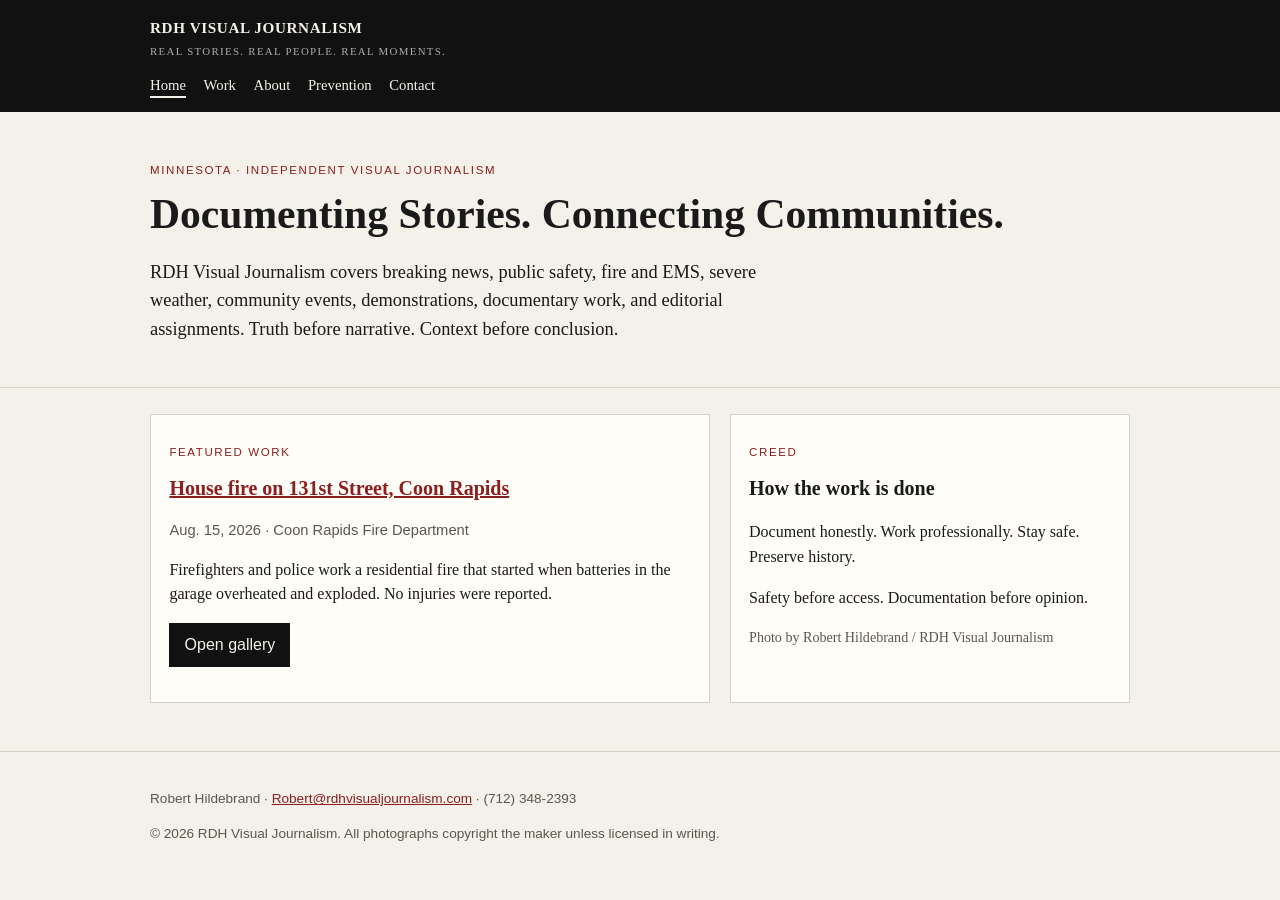
<file: index.html>
<!DOCTYPE html>
<html lang="en">
<head>
  <meta charset="utf-8">
  <meta name="viewport" content="width=device-width, initial-scale=1">
  <title>RDH Visual Journalism — Minnesota visual journalism</title>
  <meta name="description" content="Independent Minnesota visual journalism by Robert Hildebrand. Breaking news, public safety, fire and EMS, weather, community, and documentary work.">
  <link rel="stylesheet" href="css/site.css">
</head>
<body>
  <header class="site">
    <div class="wrap">
      <a class="brand" href="index.html">RDH Visual Journalism<span>Real Stories. Real People. Real Moments.</span></a>
      <nav aria-label="Main">
        <a href="index.html" aria-current="page">Home</a>
        <a href="work/index.html">Work</a>
        <a href="about.html">About</a>
        <a href="prevention.html">Prevention</a>
        <a href="contact.html">Contact</a>
      </nav>
    </div>
  </header>
  <section class="hero">
    <div class="wrap">
      <p class="kicker">Minnesota · Independent visual journalism</p>
      <h1>Documenting Stories. Connecting Communities.</h1>
      <p class="lede">RDH Visual Journalism covers breaking news, public safety, fire and EMS, severe weather, community events, demonstrations, documentary work, and editorial assignments. Truth before narrative. Context before conclusion.</p>
    </div>
  </section>
  <main class="wrap grid two">
    <article class="card">
      <p class="kicker">Featured work</p>
      <h2><a href="work/coon-rapids-131st-fire.html">House fire on 131st Street, Coon Rapids</a></h2>
      <p class="meta">Aug. 15, 2026 · Coon Rapids Fire Department</p>
      <p>Firefighters and police work a residential fire that started when batteries in the garage overheated and exploded. No injuries were reported.</p>
      <p><a class="btn" href="work/coon-rapids-131st-fire.html">Open gallery</a></p>
    </article>
    <aside class="card">
      <p class="kicker">Creed</p>
      <h2>How the work is done</h2>
      <p>Document honestly. Work professionally. Stay safe. Preserve history.</p>
      <p>Safety before access. Documentation before opinion.</p>
      <p class="note">Photo by Robert Hildebrand / RDH Visual Journalism</p>
    </aside>
  </main>
  <footer class="site">
    <div class="wrap">
      <p>Robert Hildebrand · <a href="mailto:Robert@rdhvisualjournalism.com">Robert@rdhvisualjournalism.com</a> · (712) 348-2393</p>
      <p>© 2026 RDH Visual Journalism. All photographs copyright the maker unless licensed in writing.</p>
    </div>
  </footer>
</body>
</html>
</file>
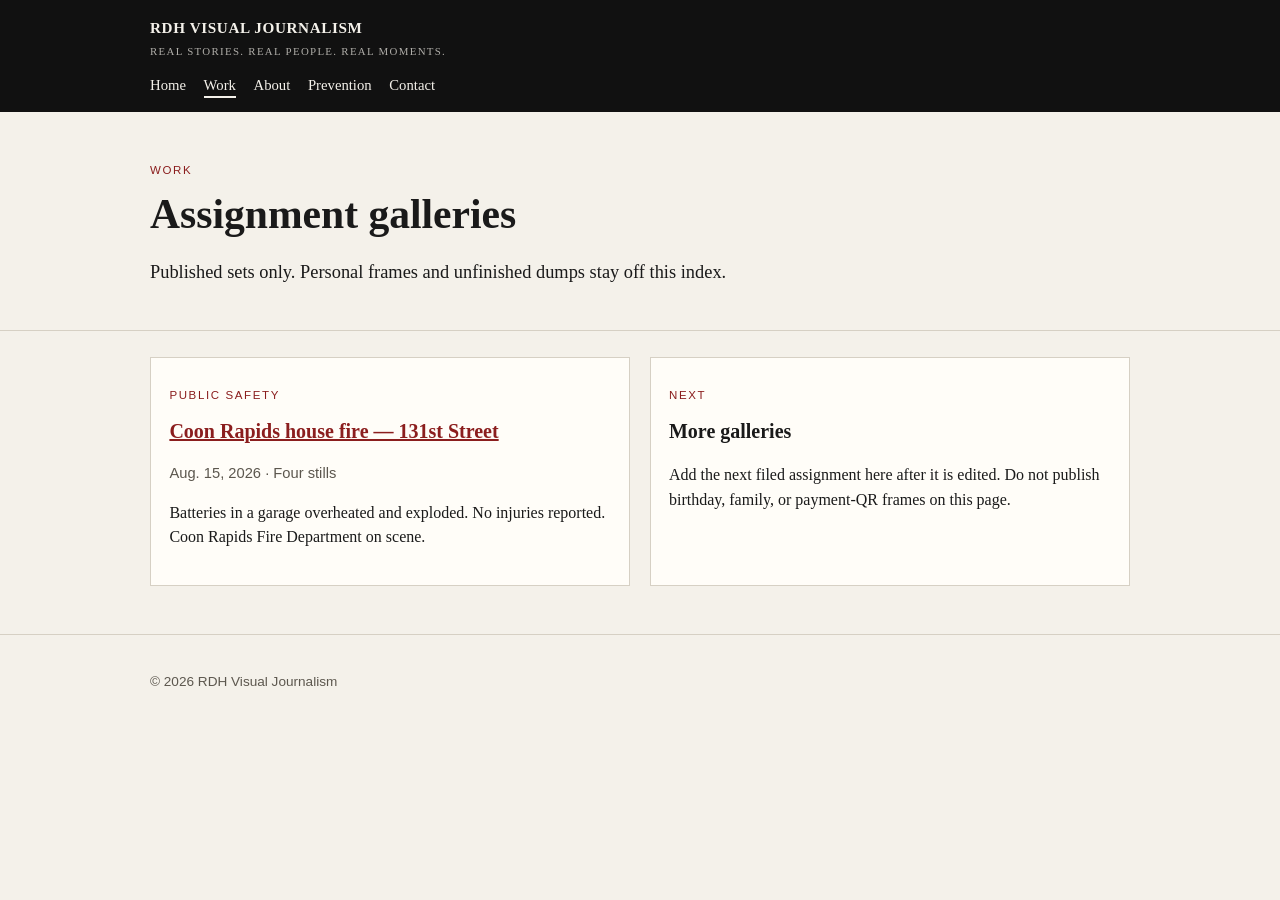
<file: work/index.html>
<!DOCTYPE html>
<html lang="en">
<head>
  <meta charset="utf-8">
  <meta name="viewport" content="width=device-width, initial-scale=1">
  <title>Work — RDH Visual Journalism</title>
  <meta name="description" content="Assignment galleries from RDH Visual Journalism.">
  <link rel="stylesheet" href="../css/site.css">
</head>
<body>
  <header class="site">
    <div class="wrap">
      <a class="brand" href="../index.html">RDH Visual Journalism<span>Real Stories. Real People. Real Moments.</span></a>
      <nav aria-label="Main">
        <a href="../index.html">Home</a>
        <a href="index.html" aria-current="page">Work</a>
        <a href="../about.html">About</a>
        <a href="../prevention.html">Prevention</a>
        <a href="../contact.html">Contact</a>
      </nav>
    </div>
  </header>
  <section class="hero">
    <div class="wrap">
      <p class="kicker">Work</p>
      <h1>Assignment galleries</h1>
      <p class="lede">Published sets only. Personal frames and unfinished dumps stay off this index.</p>
    </div>
  </section>
  <main class="wrap grid cards">
    <article class="card">
      <p class="kicker">Public safety</p>
      <h2><a href="coon-rapids-131st-fire.html">Coon Rapids house fire — 131st Street</a></h2>
      <p class="meta">Aug. 15, 2026 · Four stills</p>
      <p>Batteries in a garage overheated and exploded. No injuries reported. Coon Rapids Fire Department on scene.</p>
    </article>
    <article class="card">
      <p class="kicker">Next</p>
      <h2>More galleries</h2>
      <p>Add the next filed assignment here after it is edited. Do not publish birthday, family, or payment-QR frames on this page.</p>
    </article>
  </main>
  <footer class="site">
    <div class="wrap"><p>© 2026 RDH Visual Journalism</p></div>
  </footer>
</body>
</html>
</file>
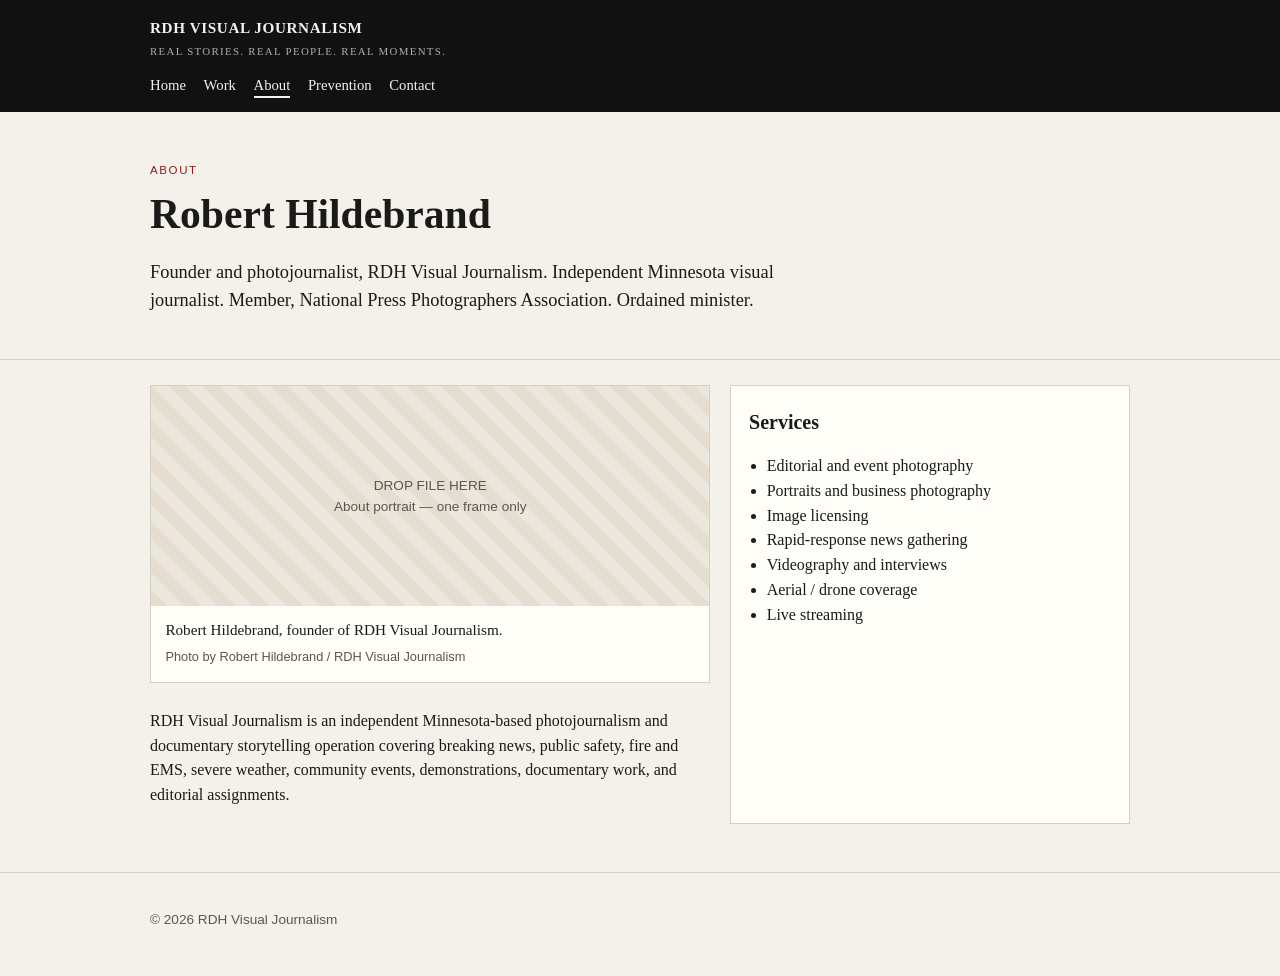
<file: about.html>
<!DOCTYPE html>
<html lang="en">
<head>
  <meta charset="utf-8">
  <meta name="viewport" content="width=device-width, initial-scale=1">
  <title>About — RDH Visual Journalism</title>
  <meta name="description" content="Robert Hildebrand, founder of RDH Visual Journalism, independent Minnesota photojournalist and NPPA member.">
  <link rel="stylesheet" href="css/site.css">
</head>
<body>
  <header class="site">
    <div class="wrap">
      <a class="brand" href="index.html">RDH Visual Journalism<span>Real Stories. Real People. Real Moments.</span></a>
      <nav aria-label="Main">
        <a href="index.html">Home</a>
        <a href="work/index.html">Work</a>
        <a href="about.html" aria-current="page">About</a>
        <a href="prevention.html">Prevention</a>
        <a href="contact.html">Contact</a>
      </nav>
    </div>
  </header>
  <section class="hero">
    <div class="wrap">
      <p class="kicker">About</p>
      <h1>Robert Hildebrand</h1>
      <p class="lede">Founder and photojournalist, RDH Visual Journalism. Independent Minnesota visual journalist. Member, National Press Photographers Association. Ordained minister.</p>
    </div>
  </section>
  <main class="wrap grid two">
    <div>
      <figure>
        <div class="ph" role="img" aria-label="Replace with one window-light portrait of Robert Hildebrand in cap and glasses.">DROP FILE HERE<br>About portrait — one frame only</div>
        <figcaption>Robert Hildebrand, founder of RDH Visual Journalism.<span class="credit">Photo by Robert Hildebrand / RDH Visual Journalism</span></figcaption>
      </figure>
      <p>RDH Visual Journalism is an independent Minnesota-based photojournalism and documentary storytelling operation covering breaking news, public safety, fire and EMS, severe weather, community events, demonstrations, documentary work, and editorial assignments.</p>
    </div>
    <aside class="card">
      <h2>Services</h2>
      <ul class="clean">
        <li>Editorial and event photography</li>
        <li>Portraits and business photography</li>
        <li>Image licensing</li>
        <li>Rapid-response news gathering</li>
        <li>Videography and interviews</li>
        <li>Aerial / drone coverage</li>
        <li>Live streaming</li>
      </ul>
    </aside>
  </main>
  <footer class="site">
    <div class="wrap"><p>© 2026 RDH Visual Journalism</p></div>
  </footer>
</body>
</html>
</file>
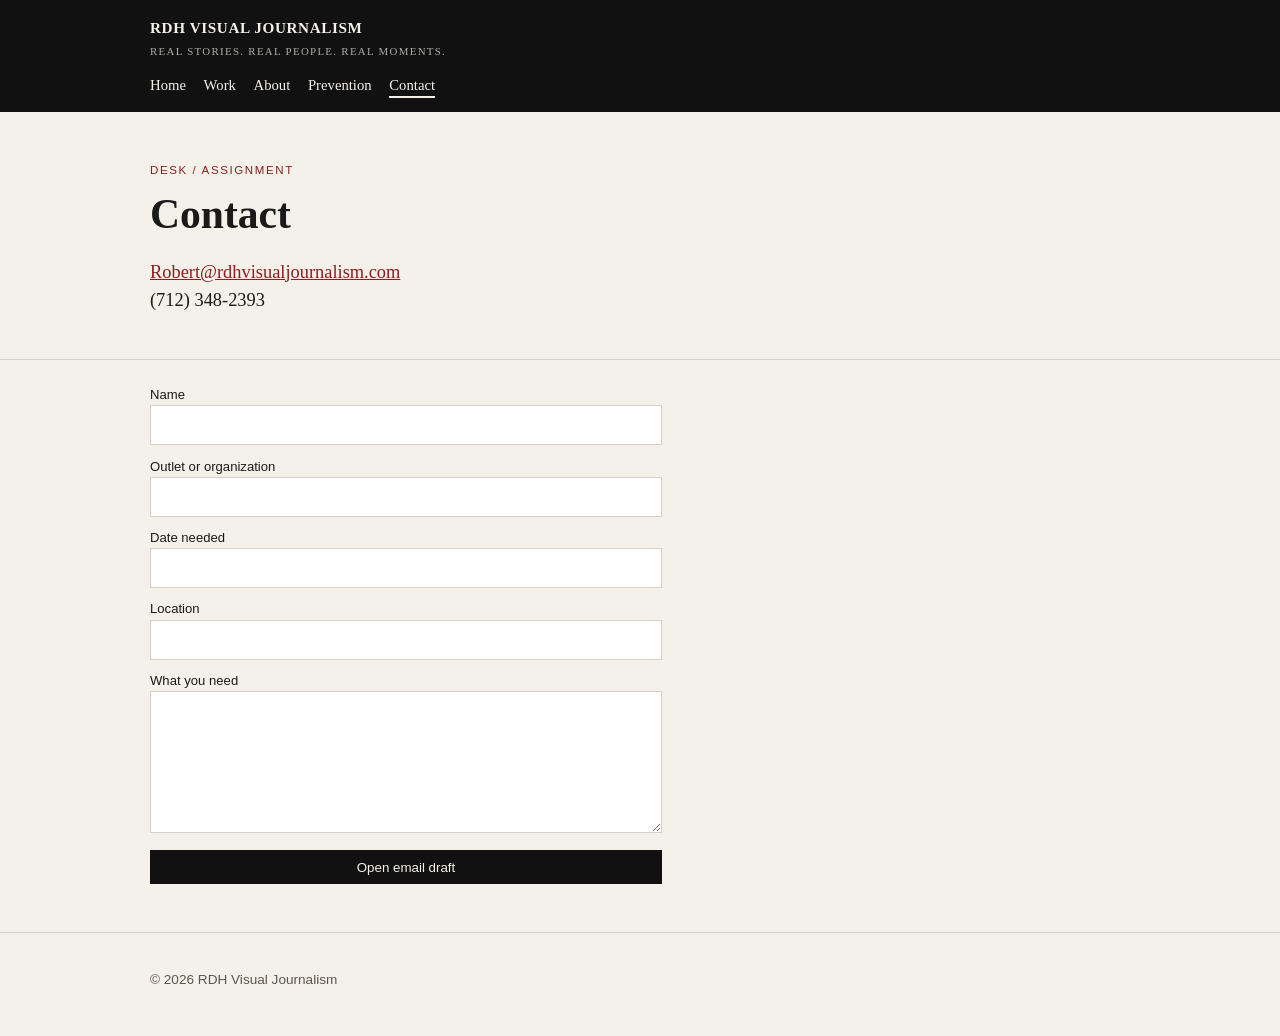
<file: contact.html>
<!DOCTYPE html>
<html lang="en">
<head>
  <meta charset="utf-8">
  <meta name="viewport" content="width=device-width, initial-scale=1">
  <title>Contact — RDH Visual Journalism</title>
  <meta name="description" content="Assign Robert Hildebrand / RDH Visual Journalism.">
  <link rel="stylesheet" href="css/site.css">
</head>
<body>
  <header class="site">
    <div class="wrap">
      <a class="brand" href="index.html">RDH Visual Journalism<span>Real Stories. Real People. Real Moments.</span></a>
      <nav aria-label="Main">
        <a href="index.html">Home</a>
        <a href="work/index.html">Work</a>
        <a href="about.html">About</a>
        <a href="prevention.html">Prevention</a>
        <a href="contact.html" aria-current="page">Contact</a>
      </nav>
    </div>
  </header>
  <section class="hero">
    <div class="wrap">
      <p class="kicker">Desk / assignment</p>
      <h1>Contact</h1>
      <p class="lede"><a href="mailto:Robert@rdhvisualjournalism.com">Robert@rdhvisualjournalism.com</a><br>(712) 348-2393</p>
    </div>
  </section>
  <main class="wrap">
    <form action="mailto:Robert@rdhvisualjournalism.com" method="post" enctype="text/plain">
      <label>Name <input name="name" required></label>
      <label>Outlet or organization <input name="outlet"></label>
      <label>Date needed <input name="date"></label>
      <label>Location <input name="location"></label>
      <label>What you need <textarea name="description" rows="6" required></textarea></label>
      <button type="submit">Open email draft</button>
    </form>
  </main>
  <footer class="site">
    <div class="wrap"><p>© 2026 RDH Visual Journalism</p></div>
  </footer>
</body>
</html>
</file>
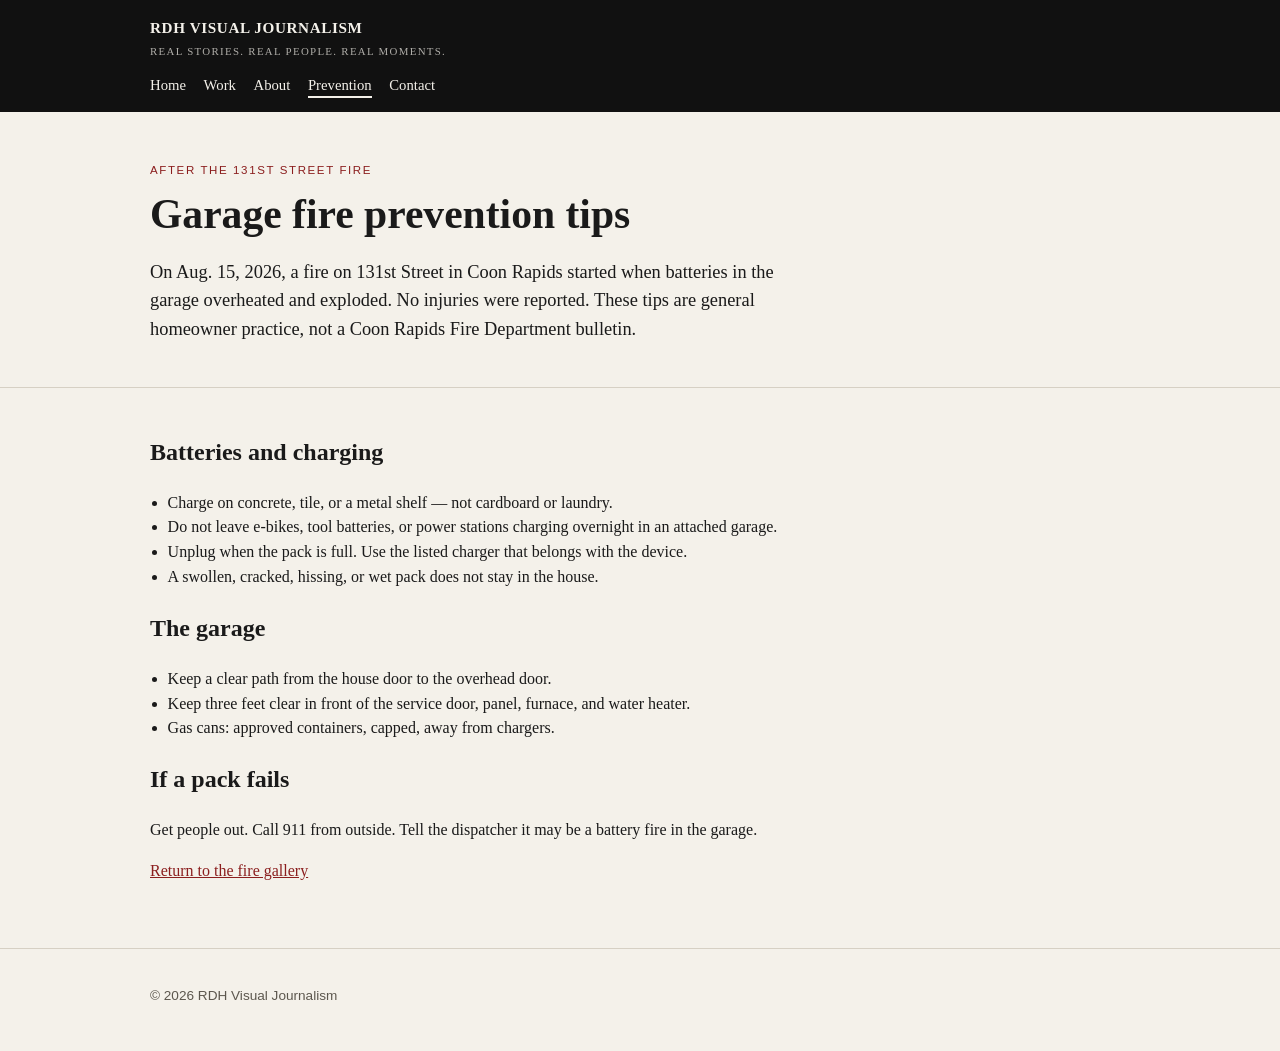
<file: prevention.html>
<!DOCTYPE html>
<html lang="en">
<head>
  <meta charset="utf-8">
  <meta name="viewport" content="width=device-width, initial-scale=1">
  <title>Garage fire prevention — RDH Visual Journalism</title>
  <meta name="description" content="Homeowner tips after a Coon Rapids garage battery fire on 131st Street.">
  <link rel="stylesheet" href="css/site.css">
</head>
<body>
  <header class="site">
    <div class="wrap">
      <a class="brand" href="index.html">RDH Visual Journalism<span>Real Stories. Real People. Real Moments.</span></a>
      <nav aria-label="Main">
        <a href="index.html">Home</a>
        <a href="work/index.html">Work</a>
        <a href="about.html">About</a>
        <a href="prevention.html" aria-current="page">Prevention</a>
        <a href="contact.html">Contact</a>
      </nav>
    </div>
  </header>
  <section class="hero">
    <div class="wrap">
      <p class="kicker">After the 131st Street fire</p>
      <h1>Garage fire prevention tips</h1>
      <p class="lede">On Aug. 15, 2026, a fire on 131st Street in Coon Rapids started when batteries in the garage overheated and exploded. No injuries were reported. These tips are general homeowner practice, not a Coon Rapids Fire Department bulletin.</p>
    </div>
  </section>
  <main class="wrap">
    <h2>Batteries and charging</h2>
    <ul class="clean">
      <li>Charge on concrete, tile, or a metal shelf — not cardboard or laundry.</li>
      <li>Do not leave e-bikes, tool batteries, or power stations charging overnight in an attached garage.</li>
      <li>Unplug when the pack is full. Use the listed charger that belongs with the device.</li>
      <li>A swollen, cracked, hissing, or wet pack does not stay in the house.</li>
    </ul>
    <h2>The garage</h2>
    <ul class="clean">
      <li>Keep a clear path from the house door to the overhead door.</li>
      <li>Keep three feet clear in front of the service door, panel, furnace, and water heater.</li>
      <li>Gas cans: approved containers, capped, away from chargers.</li>
    </ul>
    <h2>If a pack fails</h2>
    <p>Get people out. Call 911 from outside. Tell the dispatcher it may be a battery fire in the garage.</p>
    <p><a href="work/coon-rapids-131st-fire.html">Return to the fire gallery</a></p>
  </main>
  <footer class="site">
    <div class="wrap"><p>© 2026 RDH Visual Journalism</p></div>
  </footer>
</body>
</html>
</file>
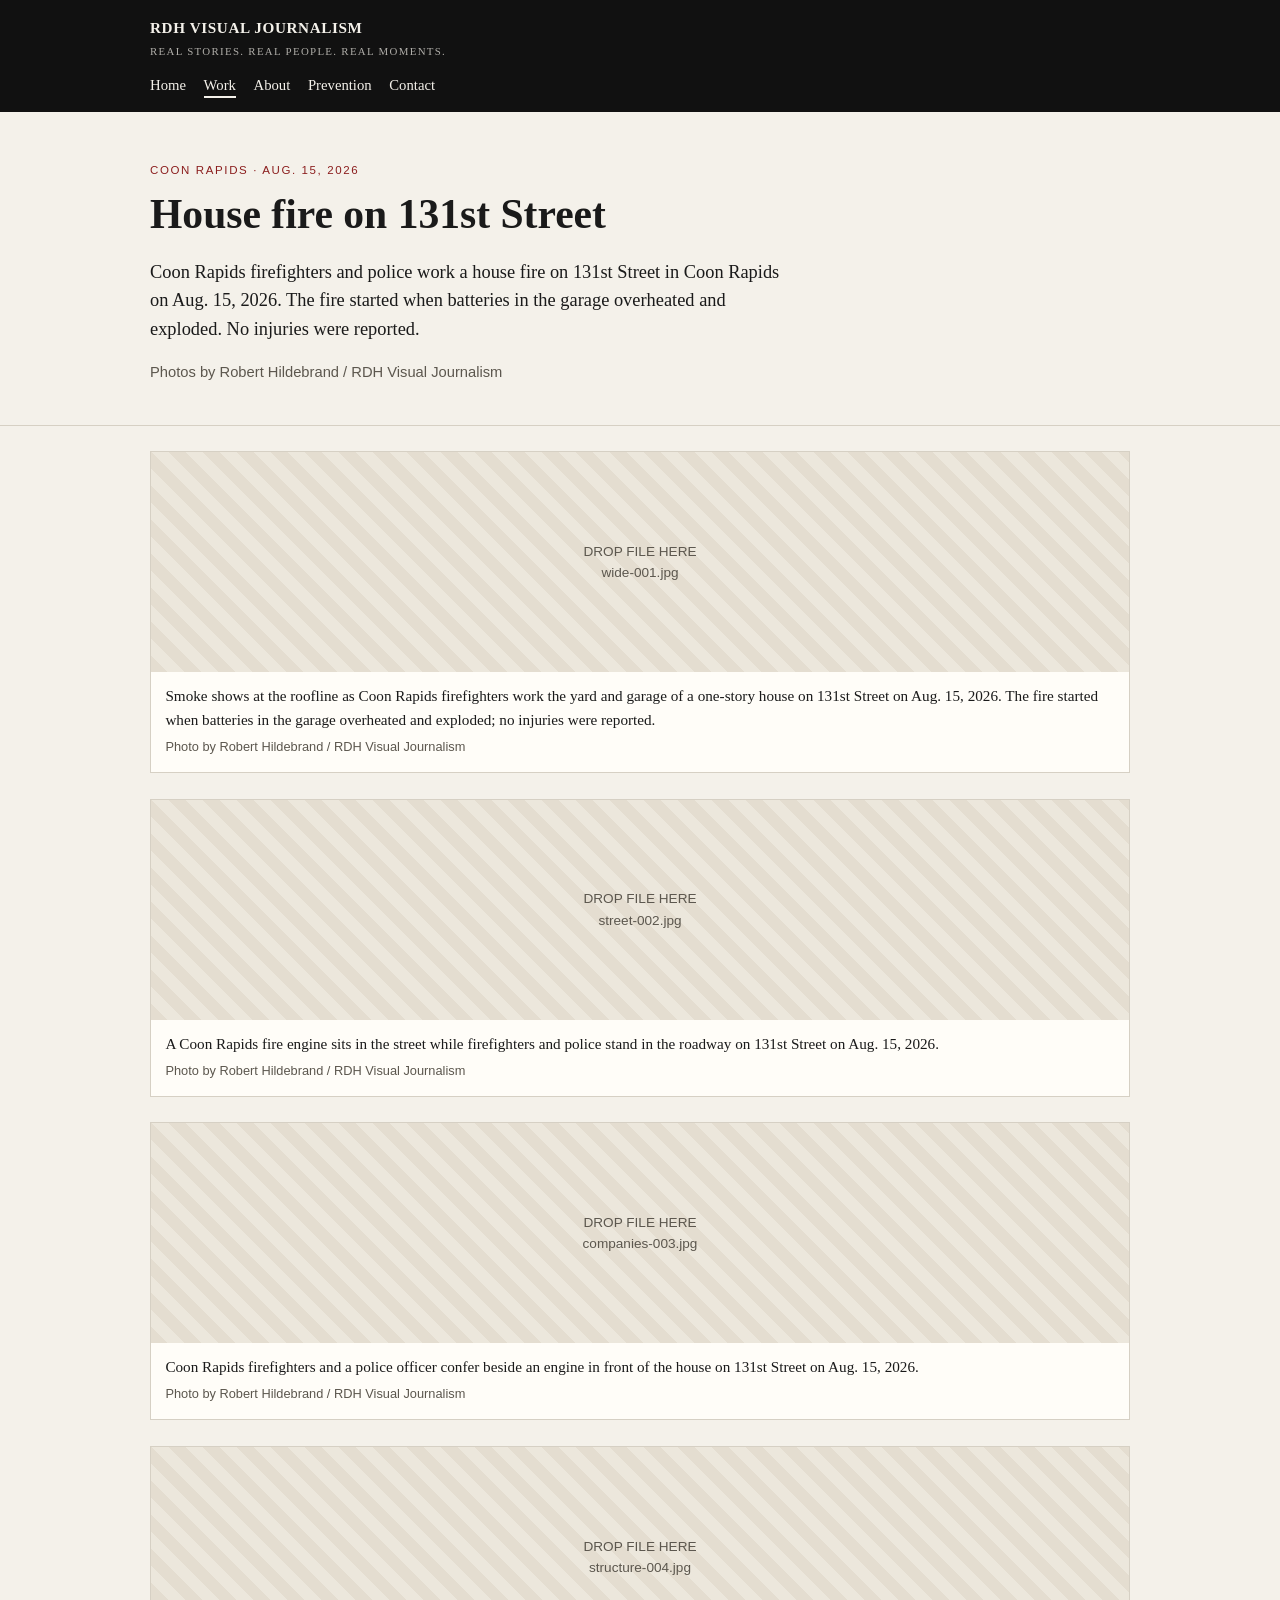
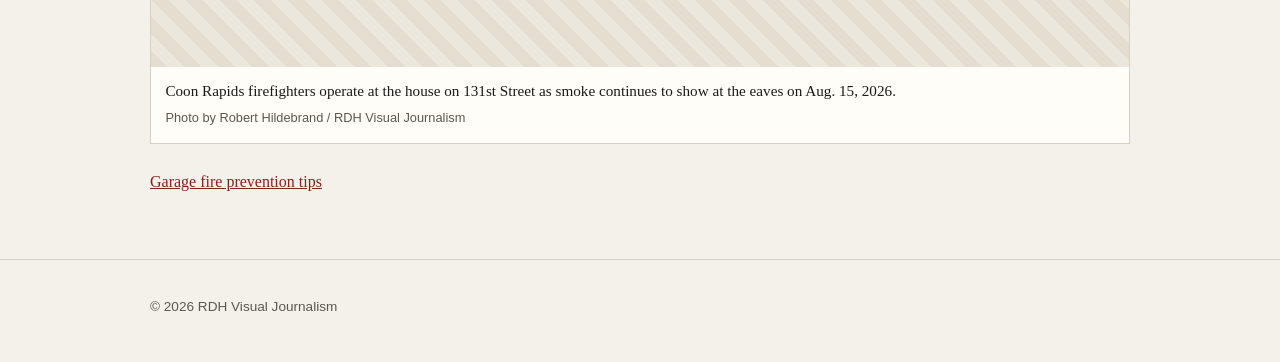
<file: work/coon-rapids-131st-fire.html>
<!DOCTYPE html>
<html lang="en">
<head>
  <meta charset="utf-8">
  <meta name="viewport" content="width=device-width, initial-scale=1">
  <title>House fire on 131st Street, Coon Rapids — RDH Visual Journalism</title>
  <meta name="description" content="Coon Rapids firefighters work a house fire on 131st Street on Aug. 15, 2026. Batteries in the garage overheated and exploded. No injuries reported.">
  <link rel="stylesheet" href="../css/site.css">
</head>
<body>
  <header class="site">
    <div class="wrap">
      <a class="brand" href="../index.html">RDH Visual Journalism<span>Real Stories. Real People. Real Moments.</span></a>
      <nav aria-label="Main">
        <a href="../index.html">Home</a>
        <a href="index.html" aria-current="page">Work</a>
        <a href="../about.html">About</a>
        <a href="../prevention.html">Prevention</a>
        <a href="../contact.html">Contact</a>
      </nav>
    </div>
  </header>
  <section class="hero">
    <div class="wrap">
      <p class="kicker">Coon Rapids · Aug. 15, 2026</p>
      <h1>House fire on 131st Street</h1>
      <p class="lede">Coon Rapids firefighters and police work a house fire on 131st Street in Coon Rapids on Aug. 15, 2026. The fire started when batteries in the garage overheated and exploded. No injuries were reported.</p>
      <p class="meta">Photos by Robert Hildebrand / RDH Visual Journalism</p>
    </div>
  </section>
  <main class="wrap">
    <figure>
      <div class="ph" role="img" aria-label="Replace with wide frame. Firefighters in the yard, smoke at the roof, basketball hoop in the driveway.">DROP FILE HERE<br>wide-001.jpg</div>
      <figcaption>Smoke shows at the roofline as Coon Rapids firefighters work the yard and garage of a one-story house on 131st Street on Aug. 15, 2026. The fire started when batteries in the garage overheated and exploded; no injuries were reported.<span class="credit">Photo by Robert Hildebrand / RDH Visual Journalism</span></figcaption>
    </figure>
    <figure>
      <div class="ph" role="img" aria-label="Replace with street frame. Engine in the roadway.">DROP FILE HERE<br>street-002.jpg</div>
      <figcaption>A Coon Rapids fire engine sits in the street while firefighters and police stand in the roadway on 131st Street on Aug. 15, 2026.<span class="credit">Photo by Robert Hildebrand / RDH Visual Journalism</span></figcaption>
    </figure>
    <figure>
      <div class="ph" role="img" aria-label="Replace with companies frame.">DROP FILE HERE<br>companies-003.jpg</div>
      <figcaption>Coon Rapids firefighters and a police officer confer beside an engine in front of the house on 131st Street on Aug. 15, 2026.<span class="credit">Photo by Robert Hildebrand / RDH Visual Journalism</span></figcaption>
    </figure>
    <figure>
      <div class="ph" role="img" aria-label="Replace with structure frame.">DROP FILE HERE<br>structure-004.jpg</div>
      <figcaption>Coon Rapids firefighters operate at the house on 131st Street as smoke continues to show at the eaves on Aug. 15, 2026.<span class="credit">Photo by Robert Hildebrand / RDH Visual Journalism</span></figcaption>
    </figure>
    <p><a href="../prevention.html">Garage fire prevention tips</a></p>
  </main>
  <footer class="site">
    <div class="wrap"><p>© 2026 RDH Visual Journalism</p></div>
  </footer>
</body>
</html>
</file>
<file: css/site.css>
:root {
  --ink: #1a1a1a;
  --paper: #f4f1ea;
  --card: #fffdf8;
  --rule: #d6d0c4;
  --muted: #5c574e;
  --accent: #8b1e1e;
  --header: #111;
  --max: 980px;
}
* { box-sizing: border-box; }
html { scroll-behavior: smooth; }
body {
  margin: 0;
  font-family: "Iowan Old Style", "Palatino Linotype", Palatino, "Times New Roman", serif;
  color: var(--ink);
  background: var(--paper);
  line-height: 1.55;
}
a { color: var(--accent); }
.wrap { width: min(var(--max), calc(100% - 2rem)); margin: 0 auto; }
header.site {
  background: var(--header);
  color: #f4f1ea;
  padding: 1rem 0 0.85rem;
}
header.site a { color: #f4f1ea; text-decoration: none; }
.brand { font-weight: 700; letter-spacing: 0.04em; font-size: 0.95rem; text-transform: uppercase; }
.brand span { display: block; font-weight: 400; letter-spacing: 0.12em; font-size: 0.68rem; opacity: 0.7; margin-top: 0.15rem; }
nav { display: flex; gap: 1.1rem; flex-wrap: wrap; margin-top: 0.85rem; font-size: 0.92rem; }
nav a[aria-current="page"] { border-bottom: 2px solid #f4f1ea; }
.hero { padding: 2.4rem 0 1.6rem; border-bottom: 1px solid var(--rule); }
.kicker { text-transform: uppercase; letter-spacing: 0.14em; font-size: 0.72rem; color: var(--accent); font-family: Arial, Helvetica, sans-serif; }
h1 { font-size: clamp(1.8rem, 4vw, 2.6rem); line-height: 1.15; margin: 0.35rem 0 0.7rem; }
.lede { font-size: 1.15rem; max-width: 40rem; }
.meta { color: var(--muted); font-size: 0.92rem; font-family: Arial, Helvetica, sans-serif; }
main { padding: 1.6rem 0 3rem; }
.grid { display: grid; gap: 1.2rem; }
@media (min-width: 720px) { .grid.two { grid-template-columns: 1.4fr 1fr; } .grid.cards { grid-template-columns: 1fr 1fr; } }
.card {
  background: var(--card);
  border: 1px solid var(--rule);
  padding: 1.1rem 1.15rem 1.2rem;
}
.card h2 { margin: 0.2rem 0 0.5rem; font-size: 1.25rem; }
figure {
  margin: 0 0 1.6rem;
  background: #ece7dc;
  border: 1px solid var(--rule);
}
.ph {
  min-height: 220px;
  display: grid;
  place-items: center;
  text-align: center;
  padding: 1.5rem;
  color: var(--muted);
  font-family: Arial, Helvetica, sans-serif;
  font-size: 0.85rem;
  background: repeating-linear-gradient(45deg, #e4ddd0 0 12px, #ece7dc 12px 24px);
}
figcaption { padding: 0.75rem 0.9rem 0.95rem; background: var(--card); font-size: 0.95rem; }
.credit { display: block; margin-top: 0.35rem; color: var(--muted); font-size: 0.8rem; font-family: Arial, Helvetica, sans-serif; }
ul.clean { padding-left: 1.1rem; }
footer.site {
  border-top: 1px solid var(--rule);
  padding: 1.4rem 0 2rem;
  color: var(--muted);
  font-size: 0.85rem;
  font-family: Arial, Helvetica, sans-serif;
}
form { display: grid; gap: 0.7rem; max-width: 32rem; }
label { font-family: Arial, Helvetica, sans-serif; font-size: 0.82rem; }
input, textarea {
  width: 100%;
  padding: 0.55rem 0.6rem;
  border: 1px solid var(--rule);
  background: #fff;
  font: inherit;
}
button, .btn {
  display: inline-block;
  background: var(--header);
  color: #f4f1ea;
  border: 0;
  padding: 0.6rem 0.95rem;
  font-family: Arial, Helvetica, sans-serif;
  text-decoration: none;
  cursor: pointer;
}
.note { font-size: 0.88rem; color: var(--muted); }
</file>
